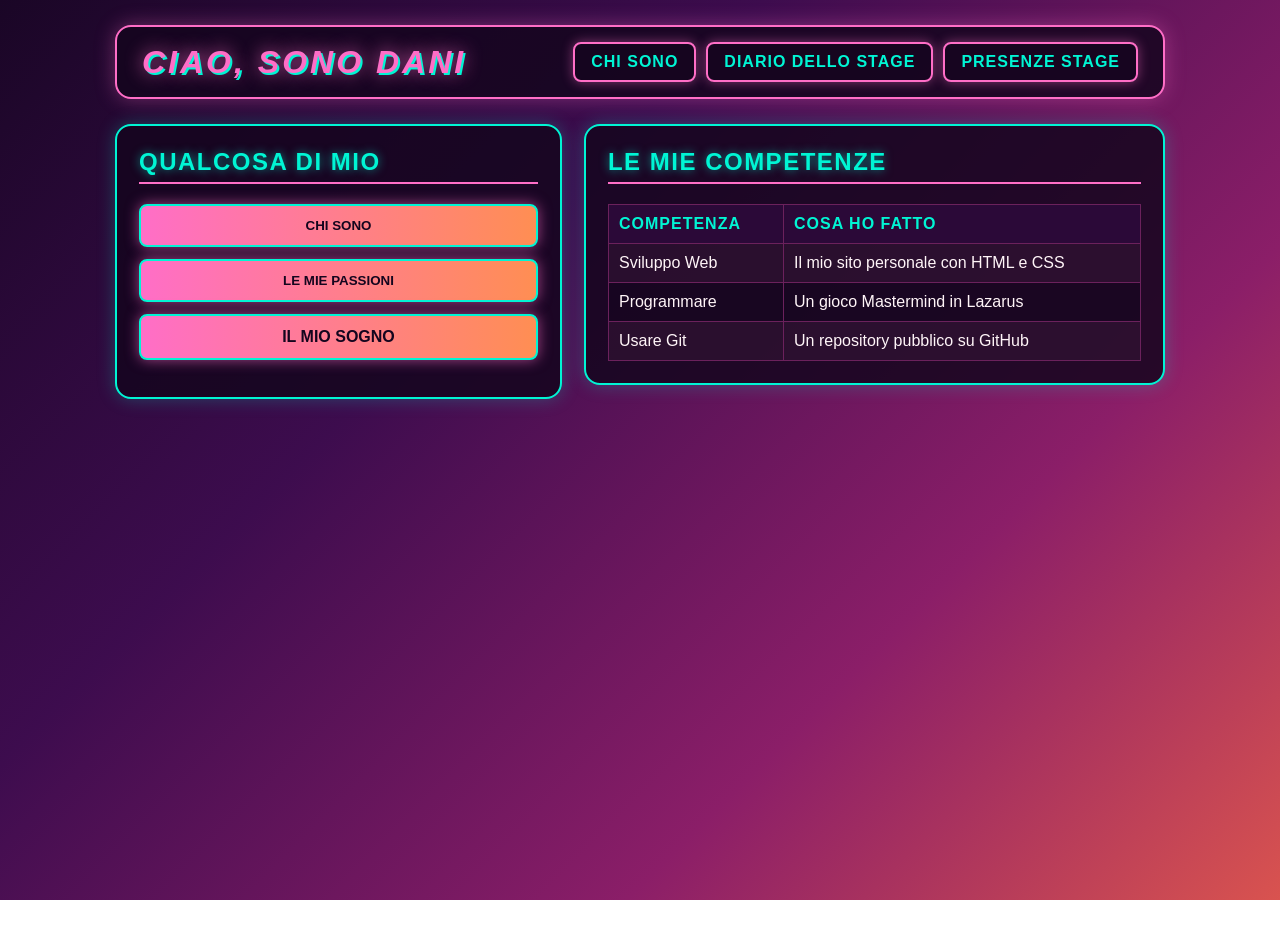
<file: index.html>
<!DOCTYPE html>
<html lang="it">
<head>
  <meta charset="utf-8">
  <meta name="viewport" content="width=device-width, initial-scale=1">
  <title>Il sito di Dani</title>
  <link rel="stylesheet" href="style.css">
</head>
<body>
  <header class="intestazione">
    <h1>Ciao, sono Dani</h1>
    <nav>
      <a href="index.html">Chi sono</a>
      <a href="diario.html">Diario dello stage</a>
      <a href="presenze.html">Presenze stage</a>
    </nav>
  </header>

  <main class="griglia-dashboard">
    <section class="scheda">
      <h2>Qualcosa di mio</h2>
      <div class="gruppo-bottoni">
        <button id="btn-chi-sono">Chi sono</button>
        <button id="btn-passioni">Le mie passioni</button>
        <a href="sogno.html" class="bottone-sogno">Il mio sogno</a>
      </div>

      <div id="box-chi-sono" class="riquadro-info" hidden>
        <p>Studio informatica e mi piace creare cose nuove.</p>
      </div>

      <div id="box-passioni" class="riquadro-info" hidden>
        <ul>
          <li>Calcio</li>
          <li>Videogiochi</li>
          <li>Musica</li>
        </ul>
      </div>
    </section>

    <section class="scheda">
      <h2>Le mie competenze</h2>
      <table>
        <tr><th>Competenza</th><th>Cosa ho fatto</th></tr>
        <tr><td>Sviluppo Web</td><td>Il mio sito personale con HTML e CSS</td></tr>
        <tr><td>Programmare</td><td>Un gioco Mastermind in Lazarus</td></tr>
        <tr><td>Usare Git</td><td>Un repository pubblico su GitHub</td></tr>
      </table>
    </section>
  </main>

  <script src="qualcosa.js"></script>
</body>
</html>
</file>
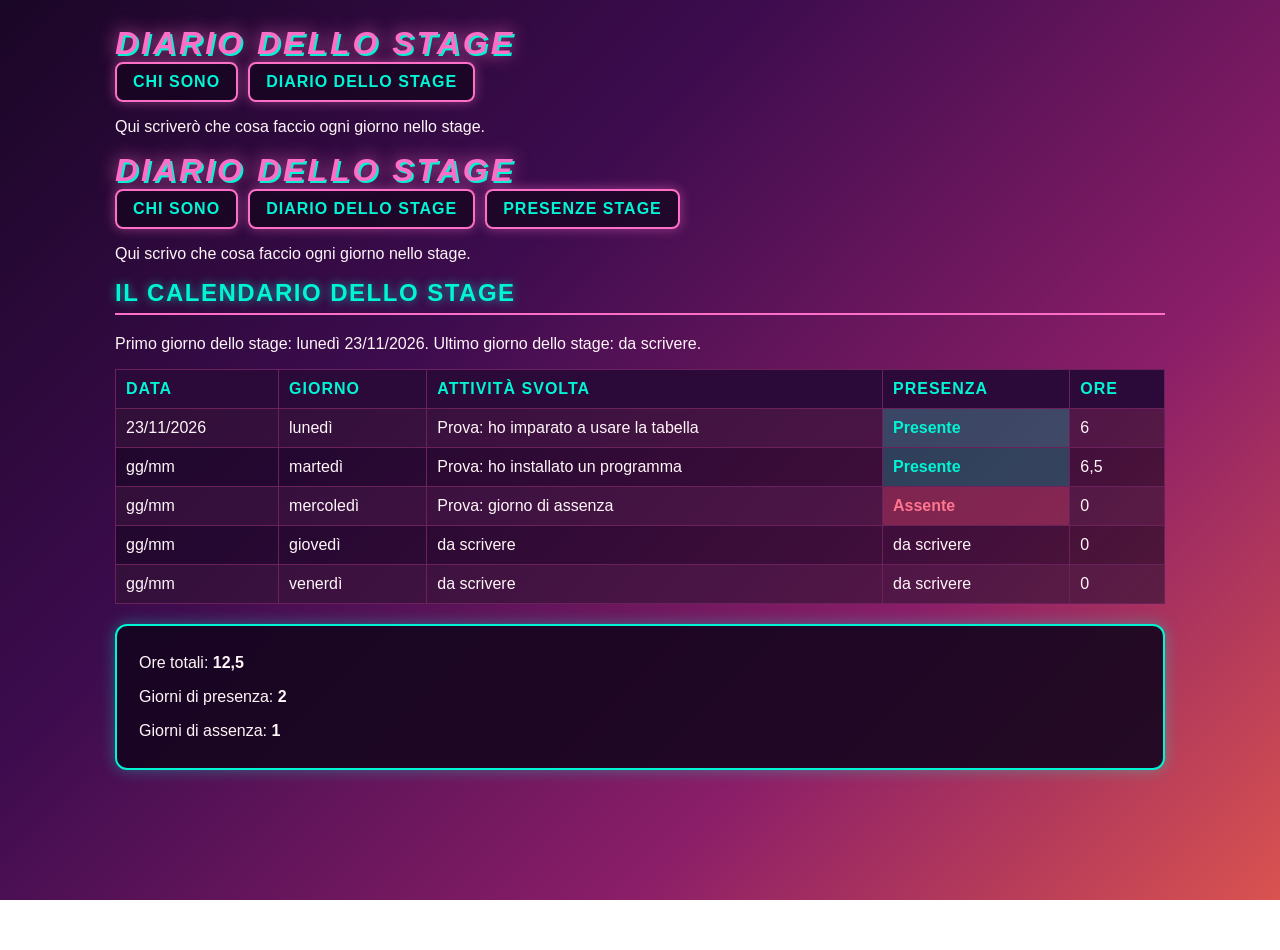
<file: diario.html>
<!DOCTYPE html>
<html lang="it">
<head>
  <meta charset="utf-8">
  <meta name="viewport" content="width=device-width, initial-scale=1">
  <title>Diario dello stage</title>
</head>
<body>
  <h1>Diario dello stage</h1>
  <nav>
    <a href="index.html">Chi sono</a>
    <a href="diario.html">Diario dello stage</a>
  </nav>
  <p>Qui scriverò che cosa faccio ogni giorno nello stage.</p>
</body>
</html>
<link rel="stylesheet" href="style.css">
<!DOCTYPE html>
<html lang="it">
<head>
  <meta charset="utf-8">
  <meta name="viewport" content="width=device-width, initial-scale=1">
  <title>Diario dello stage</title>
  <link rel="stylesheet" href="style.css">
</head>
<body>
  <h1>Diario dello stage</h1>
  <nav>
    <a href="index.html">Chi sono</a>
    <a href="diario.html">Diario dello stage</a>
    <a href="presenze.html">Presenze stage</a>
  </nav>
  <p>Qui scrivo che cosa faccio ogni giorno nello stage.</p>
  <h2>Il calendario dello stage</h2>
  <p>Primo giorno dello stage: lunedì 23/11/2026. Ultimo giorno dello stage: da scrivere.</p>
  <table id="calendario">
    <tr><th>Data</th><th>Giorno</th><th>Attività svolta</th><th>Presenza</th><th>Ore</th></tr>
    <tr><td>23/11/2026</td><td>lunedì</td><td>Prova: ho imparato a usare la tabella</td><td class="presente">Presente</td><td>6</td></tr>
    <tr><td>gg/mm</td><td>martedì</td><td>Prova: ho installato un programma</td><td class="presente">Presente</td><td>6,5</td></tr>
    <tr><td>gg/mm</td><td>mercoledì</td><td>Prova: giorno di assenza</td><td class="assente">Assente</td><td>0</td></tr>
    <tr><td>gg/mm</td><td>giovedì</td><td>da scrivere</td><td>da scrivere</td><td>0</td></tr>
    <tr><td>gg/mm</td><td>venerdì</td><td>da scrivere</td><td>da scrivere</td><td>0</td></tr>
  </table>

  <div id="riepilogo">
    <p>Ore totali: <strong id="totale-ore">0</strong></p>
    <p>Giorni di presenza: <strong id="giorni-presenza">0</strong></p>
    <p>Giorni di assenza: <strong id="giorni-assenza">0</strong></p>
  </div>
  <script src="diario.js"></script>
</body>
</html>
</file>
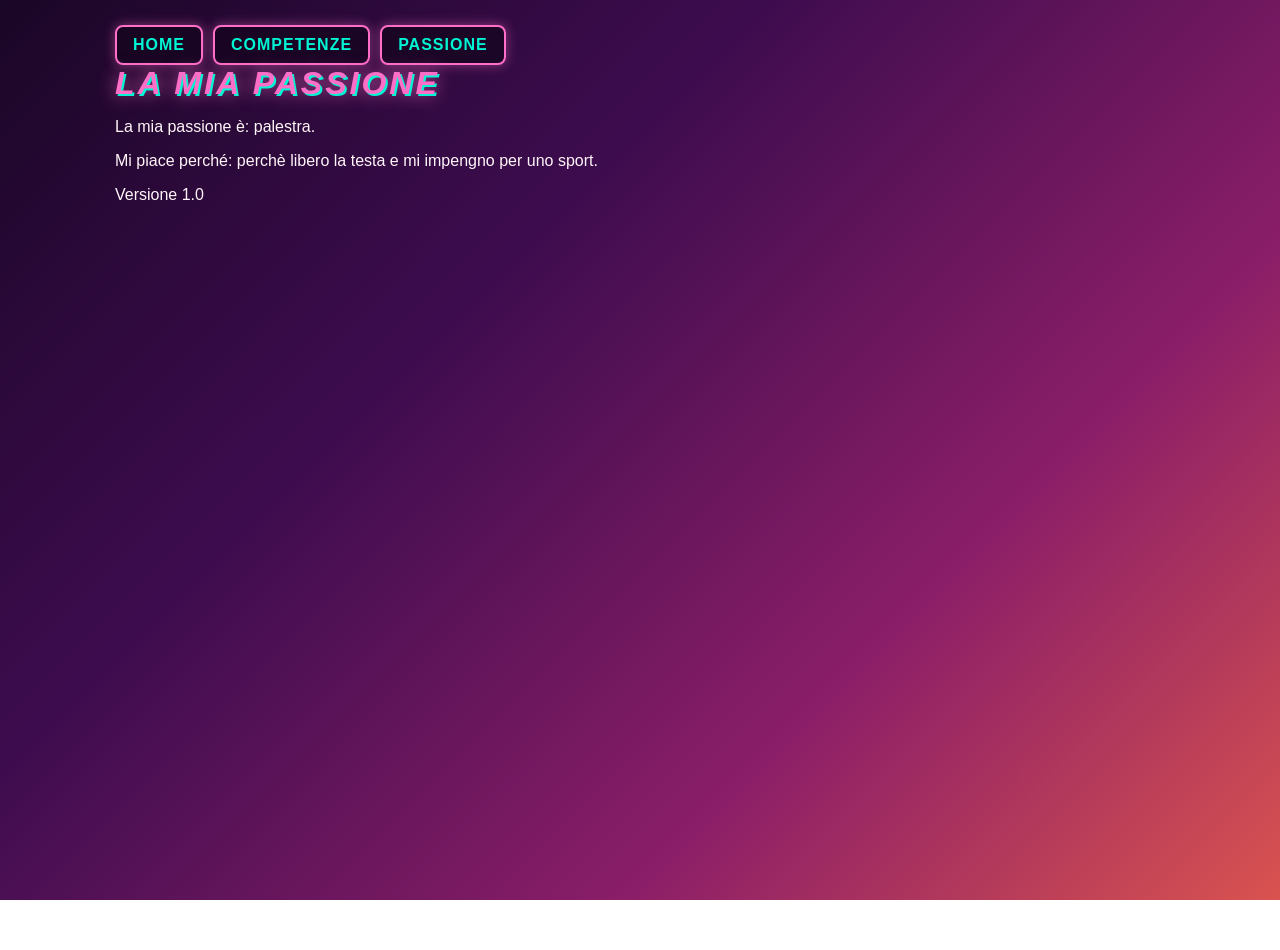
<file: passione.html>
<!DOCTYPE html>
<html lang="it">
<head>
  <meta charset="utf-8">
  <meta name="viewport" content="width=device-width, initial-scale=1">
  <title>La mia passione</title>
  <link rel="stylesheet" href="style.css">
</head>
<body>
  <nav>
    <a href="index.html">Home</a>
    <a href="competenze.html">Competenze</a>
    <a href="passione.html">Passione</a>
  </nav>
  <main>
    <h1>La mia passione</h1>
    <p>La mia passione è: palestra.</p>
    <p>Mi piace perché: perchè libero la testa e mi impengno per uno sport.</p>
  </main>
  <footer>Versione 1.0</footer>
</body>
</html>
</file>
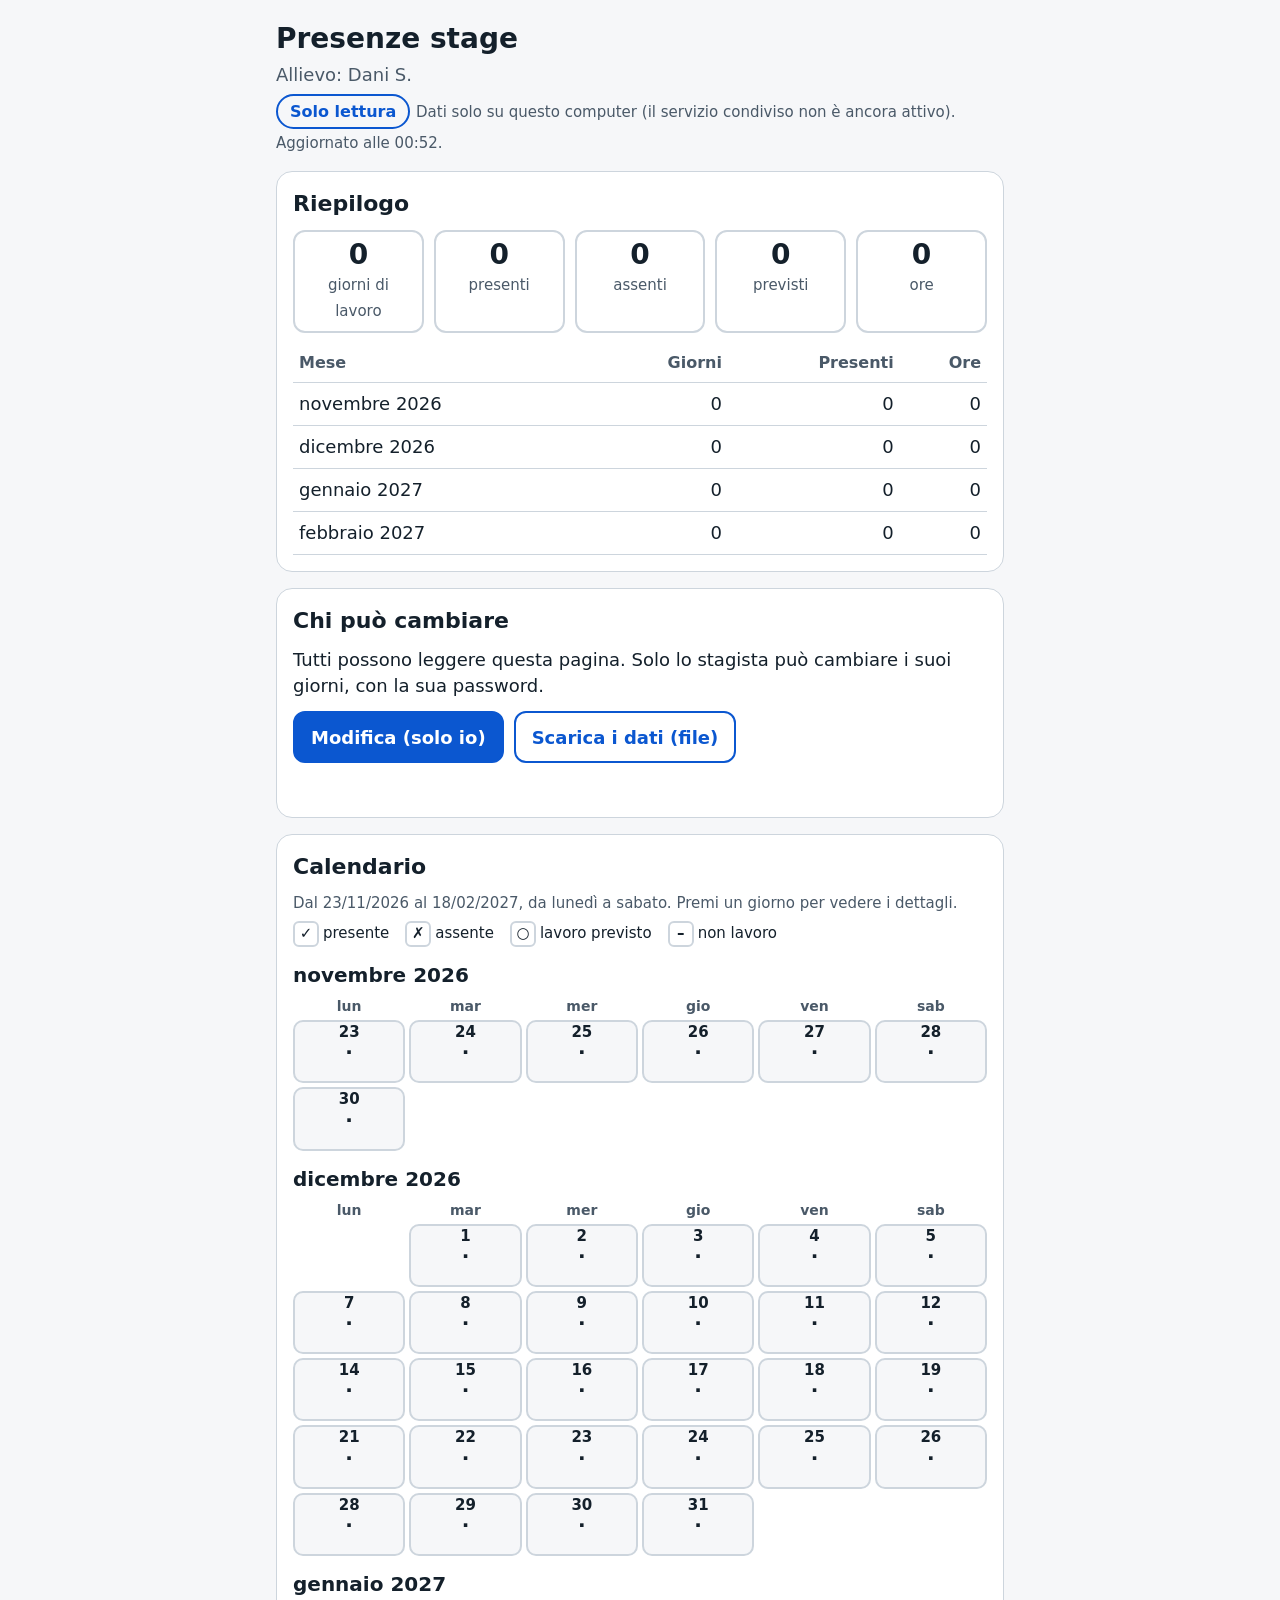
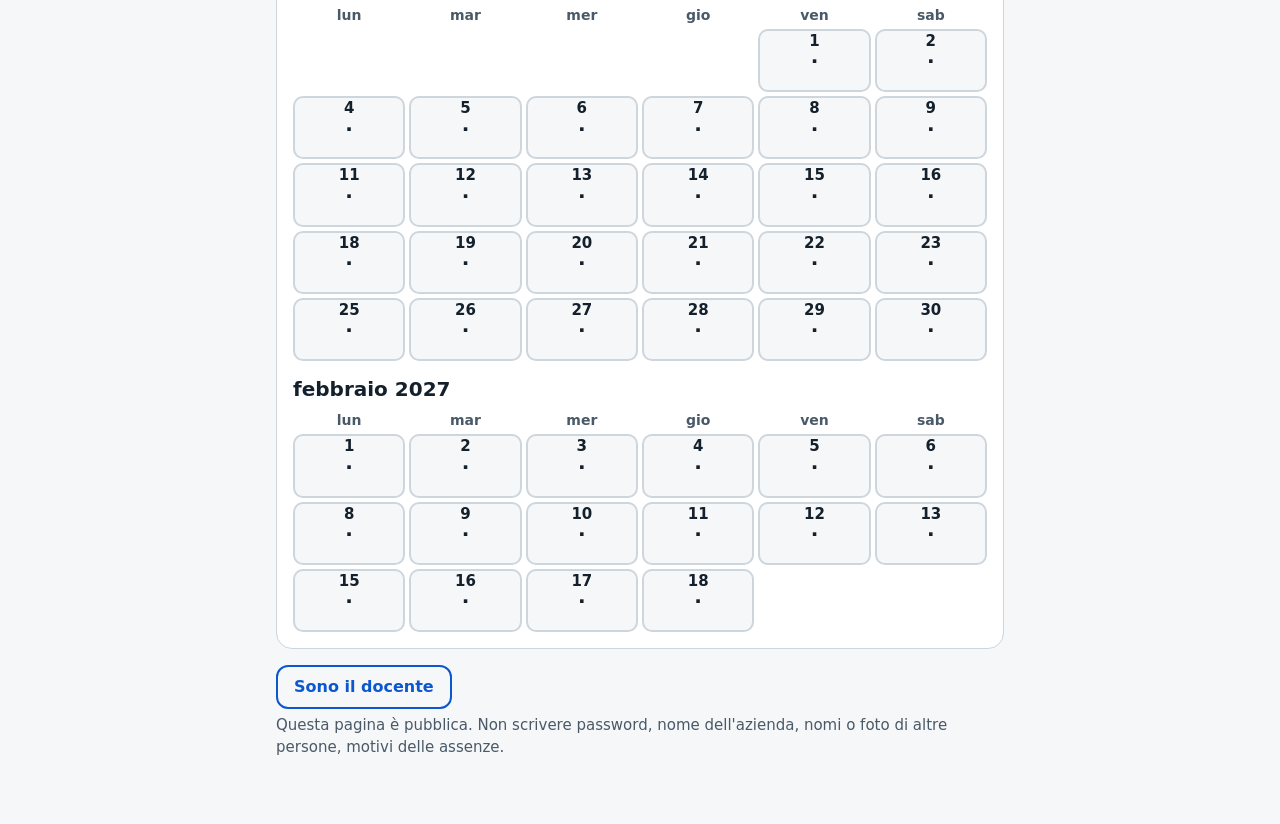
<file: presenze.html>
<!doctype html>
<html lang="it"><head><meta charset="utf-8"><meta name="viewport" content="width=device-width,initial-scale=1"><meta name="robots" content="noindex"><link rel="icon" href="data:,">
<title>Presenze stage</title>
<style>
:root{--bg:#f6f7f9;--card:#fff;--ink:#14202b;--mut:#4a5968;--line:#cdd5dd;--acc:#0b57d0;--accd:#fff;--ok:#0a7a3d;--okbg:#c8f0d2;--ko:#a32020;--kobg:#f6c9c9;--pv:#8a5a00;--pvbg:#fde9b8;--nl:#e7eaee;--warn:#fff8e1;--warnl:#e6c96a}
:root[data-theme="dark"]{--bg:#10161c;--card:#1a232c;--ink:#e8eef4;--mut:#a9b7c4;--line:#33424f;--acc:#8ab4f8;--accd:#10161c;--ok:#7fd69b;--okbg:#17402a;--ko:#ff9b9b;--kobg:#4a2222;--pv:#f2c66d;--pvbg:#4a3a12;--nl:#26313b;--warn:#3a3213;--warnl:#7a6a22}
@media (prefers-color-scheme:dark){:root:not([data-theme="light"]){--bg:#10161c;--card:#1a232c;--ink:#e8eef4;--mut:#a9b7c4;--line:#33424f;--acc:#8ab4f8;--accd:#10161c;--ok:#7fd69b;--okbg:#17402a;--ko:#ff9b9b;--kobg:#4a2222;--pv:#f2c66d;--pvbg:#4a3a12;--nl:#26313b;--warn:#3a3213;--warnl:#7a6a22}}
*{box-sizing:border-box}
html{-webkit-text-size-adjust:100%}
body{margin:0;background:var(--bg);color:var(--ink);font:18px/1.45 system-ui,-apple-system,"Segoe UI",Roboto,Arial,sans-serif;overflow-wrap:anywhere}
main{max-width:760px;margin:0 auto;padding:14px 16px 60px}
h1{font-size:28px;line-height:1.2;margin:8px 0 4px}
h2{font-size:22px;margin:0 0 10px}
p{margin:6px 0}
.sub,.small{color:var(--mut)}.small{font-size:15px}
section{background:var(--card);border:1px solid var(--line);border-radius:16px;padding:16px;margin:16px 0}
.badge{display:inline-block;padding:4px 12px;border-radius:99px;font-weight:700;font-size:16px;border:2px solid var(--line)}
.badge.view{border-color:var(--acc);color:var(--acc)}
.badge.edit{border-color:var(--ok);color:var(--ok);background:var(--okbg)}
.btn{min-height:52px;padding:10px 16px;border-radius:12px;border:2px solid var(--acc);background:var(--acc);color:var(--accd);font-weight:700;font-size:18px;line-height:1.2;font-family:inherit;cursor:pointer;touch-action:manipulation}
.btn.sec{background:transparent;color:var(--acc)}
.btn.ko{background:transparent;color:var(--ko);border-color:var(--ko)}
.btn:disabled{opacity:.5;cursor:default}
label{display:block;font-weight:700;margin:12px 0 4px}
input,select,textarea{width:100%;min-height:52px;font:inherit;padding:8px 10px;border-radius:10px;border:2px solid var(--line);background:var(--bg);color:var(--ink)}
textarea{min-height:96px}
input[type=checkbox]{width:28px;min-height:28px;height:28px;margin:0}
.msg{min-height:26px;font-weight:700}.msg.ok{color:var(--ok)}.msg.ko{color:var(--ko)}
.warn{background:var(--warn);border:1px solid var(--warnl);border-radius:10px;padding:10px 12px;margin:10px 0}
.actions{display:flex;flex-wrap:wrap;gap:10px;margin-top:12px}
[hidden]{display:none!important}
.cards{display:grid;grid-template-columns:repeat(2,1fr);gap:10px}
@media (min-width:600px){.cards{grid-template-columns:repeat(5,1fr)}}
.card{border:2px solid var(--line);border-radius:12px;padding:8px;text-align:center}
.card b{display:block;font-size:28px;line-height:1.1}.card span{font-size:15px;color:var(--mut)}
table{width:100%;border-collapse:collapse;margin-top:10px}
th,td{border-bottom:1px solid var(--line);padding:8px 6px;text-align:left}
th{font-size:16px;color:var(--mut)}td.n,th.n{text-align:right;white-space:nowrap}
.mese{margin:14px 0 6px;font-size:20px}
.grid{display:grid;grid-template-columns:repeat(6,1fr);gap:4px}
.gh{text-align:center;font-size:14px;font-weight:700;color:var(--mut)}
.d{min-height:62px;border-radius:10px;border:2px solid var(--line);background:var(--bg);color:var(--ink);font:inherit;padding:2px;display:flex;flex-direction:column;align-items:center;justify-content:center;line-height:1.15;cursor:pointer;touch-action:manipulation}
.d .dn{font-size:15px;font-weight:700}.d .sy{font-size:20px;font-weight:700}.d .ho{font-size:13px}
.d.s-N{background:var(--nl);color:var(--mut)}
.d.s-L{background:var(--pvbg);border-color:var(--pv);color:var(--pv)}
.d.s-P{background:var(--okbg);border-color:var(--ok);color:var(--ok)}
.d.s-A{background:var(--kobg);border-color:var(--ko);color:var(--ko)}
.vuoto{visibility:hidden}
.leg{display:flex;flex-wrap:wrap;gap:8px 16px;font-size:15px}
.leg span b{display:inline-block;min-width:26px;text-align:center;border-radius:6px;border:2px solid var(--line);margin-right:4px}
#sheet{position:fixed;inset:0;background:rgba(0,0,0,.5);display:flex;align-items:flex-end;justify-content:center;z-index:10}
#sheet .in{background:var(--card);width:100%;max-width:560px;max-height:92vh;overflow:auto;border-radius:18px 18px 0 0;padding:16px}
.sc{display:grid;grid-template-columns:1fr 1fr;gap:8px}
.sc .btn{background:var(--bg);color:var(--ink);border-color:var(--line)}
.sc .btn.on.N{background:var(--nl);border-color:var(--mut)}
.sc .btn.on.L{background:var(--pvbg);border-color:var(--pv);color:var(--pv)}
.sc .btn.on.P{background:var(--okbg);border-color:var(--ok);color:var(--ok)}
.sc .btn.on.A{background:var(--kobg);border-color:var(--ko);color:var(--ko)}
.days{display:grid;grid-template-columns:repeat(3,1fr);gap:8px}
.days label{display:flex;align-items:center;gap:8px;margin:0;font-weight:400;min-height:48px}
@media (max-width:520px){h1{font-size:24px}}
</style></head><body><main>
<h1>Presenze stage</h1>
<p class="sub" id="chi"></p>
<div id="viewer" hidden><label for="v-all">Allievo</label><select id="v-all"></select></div>
<div class="warn" id="prova" hidden><b>MODO PROVA.</b> Quello che scrivi resta solo su questo computer. Non va nelle presenze vere.</div>
<p><span class="badge view" id="modo">Solo lettura</span> <span class="small" id="stato">Caricamento...</span></p>

<section id="s-riep"><h2>Riepilogo</h2>
<div class="cards">
<div class="card"><b id="r-lav">0</b><span>giorni di lavoro</span></div>
<div class="card"><b id="r-pre">0</b><span>presenti</span></div>
<div class="card"><b id="r-ass">0</b><span>assenti</span></div>
<div class="card"><b id="r-prev">0</b><span>previsti</span></div>
<div class="card"><b id="r-ore">0</b><span>ore</span></div>
</div>
<table id="t-mesi"><thead><tr><th>Mese</th><th class="n">Giorni</th><th class="n">Presenti</th><th class="n">Ore</th></tr></thead><tbody></tbody></table>
</section>

<section id="s-az"><h2>Chi può cambiare</h2>
<p id="az-testo">Tutti possono leggere questa pagina. Solo lo stagista può cambiare i suoi giorni, con la sua password.</p>
<div id="f-pw" hidden>
<p id="pw-aiuto"></p>
<label for="pw1" id="l-pw1">Password</label><input id="pw1" type="password" autocomplete="current-password">
<div id="pw2box" hidden><label for="pw2">Scrivi ancora la stessa password</label><input id="pw2" type="password" autocomplete="new-password"></div>
<div class="actions"><button class="btn" id="b-pw-ok" type="button">Entra</button><button class="btn sec" id="b-pw-no" type="button">Annulla</button></div>
</div>
<div id="f-doc" hidden>
<label for="du">Utente</label><input id="du" type="text" autocomplete="username" autocapitalize="none" spellcheck="false">
<label for="dp">Password</label><input id="dp" type="password" autocomplete="current-password">
<div class="actions"><button class="btn" id="b-doc-ok" type="button">Entra</button><button class="btn sec" id="b-doc-no" type="button">Annulla</button></div>
</div>
<div class="actions" id="az-bott">
<button class="btn" id="b-mod" type="button">Modifica (solo io)</button>
<button class="btn sec" id="b-esci" type="button" hidden>Esci dalla modifica</button>
<button class="btn sec" id="b-export" type="button">Scarica i dati (file)</button>
<button class="btn sec" id="b-invia" type="button" hidden>Invia le modifiche in attesa</button>
</div>
<p class="msg" id="msg" role="status" aria-live="polite"></p>
</section>

<section id="s-fissi" hidden><h2>I miei giorni di lavoro</h2>
<p class="small">Scegli i giorni della settimana in cui lavori. Premi il bottone: tutti i giorni ancora vuoti diventano <b>Lavoro previsto</b> o <b>Non lavoro</b>. I giorni già segnati non cambiano.</p>
<div class="days" id="giorni-sett"></div>
<div class="actions"><button class="btn" id="b-fissi" type="button">Segna i giorni scelti</button></div>
</section>

<section><h2>Calendario</h2>
<p class="small">Dal 23/11/2026 al 18/02/2027, da lunedì a sabato. Premi un giorno per vedere i dettagli.</p>
<div class="leg"><span><b>✓</b>presente</span><span><b>✗</b>assente</span><span><b>○</b>lavoro previsto</span><span><b>–</b>non lavoro</span></div>
<div id="cal"></div></section>
<section id="s-doc" hidden><h2>Docente</h2><p class="small">Hai fatto l'accesso come docente. Puoi cambiare i giorni di questo allievo.</p>
<div class="actions"><button class="btn ko" id="b-reset" type="button">Azzera la password di questo allievo</button></div></section>
<p class="small"><button class="btn sec" id="b-docente" type="button" style="min-height:44px;font-size:16px">Sono il docente</button></p>
<p class="small">Questa pagina è pubblica. Non scrivere password, nome dell'azienda, nomi o foto di altre persone, motivi delle assenze.</p>
</main>
<div id="sheet" hidden role="dialog" aria-modal="true" aria-labelledby="sh-tit"><div class="in">
<h2 id="sh-tit"></h2>
<div id="sh-let"></div>
<div id="sh-mod" hidden>
<div class="sc" id="sh-stati"></div>
<div id="sh-campi">
<div id="sh-oreb"><label for="sh-ore">Ore (da 0 a 12)</label><input id="sh-ore" type="number" min="0" max="12" step="0.5" inputmode="decimal" placeholder="Per esempio: 6"></div>
<label for="sh-att" id="sh-attl">Che cosa hai fatto</label><textarea id="sh-att" maxlength="200" placeholder="Poche parole"></textarea>
</div>
<p class="msg" id="sh-msg" role="status" aria-live="polite"></p>
<div class="actions"><button class="btn" id="sh-salva" type="button">Salva il giorno</button><button class="btn sec" id="sh-vuoto" type="button">Svuota il giorno</button><button class="btn sec" id="sh-chiudi2" type="button">Chiudi</button></div>
</div>
<div class="actions" id="sh-solo"><button class="btn sec" id="sh-chiudi" type="button">Chiudi</button></div>
</div></div>
<script>
"use strict";
/* ====== CONFIGURAZIONE (versione 2.0, 16/11/2026) ====== */
var CFG = {
  allievo: "Dani S.",            /* «Nome I.»: lo mette la pagina «copia» */
  inizio: "2026-11-23", fine: "2027-02-18",
  endpoint: "",                      /* servizio Apps Script; vuoto = dati solo su questo computer */
  configUrl: "https://nicolaregge-pulse.github.io/corso-informatica/stage/config.json",  /* qui sta l'indirizzo del servizio: si attiva senza rifare le pagine */
  docenteModifica: true,             /* UN SOLO VALORE: true = il docente puo' sbloccare la modifica di ogni allievo; false = solo lo stagista */
  allievi: ["Alessandro A.","Denis A.","David A.","Eric C.","Nicolo' C.","Mirko D.","Ariel D.","Mahmoud E.","Rafi F.","Emmanuel F.","Andrea G.","Simone G.","Zhan L.","Tomas L.","Filippo M.","Beatrice N.","Kelvin P.","Kevin R.","Gabriele R.","Dani S.","Samuele U.","Noah V."],
  /*DOC-INIZIO*/
  doc: {iter: 200000, salt: "a8d4a243b55802ee8b06f915b5110654", verifier: "cc451e6afb8af21f107ca91ed9ddba4261b056ec4e5d4fe41ef4ede240320309"},
  /*DOC-FINE*/
  chiave: "presenze-stage-v2"
};
var PROVA = /[?&]prova=1/.test(location.search);
if (PROVA) { CFG.endpoint = ""; CFG.chiave += "-prova"; }
var QS = (location.search.match(/[?&]allievo=([^&]*)/) || [])[1];
var VIEWER = CFG.allievo.charAt(0) === "@";
var ALL = VIEWER ? (QS ? decodeURIComponent(QS.replace(/\+/g, " ")) : "") : CFG.allievo;
var NOMI = {N: "Non lavoro", L: "Lavoro previsto", P: "Presente", A: "Assente"};
var SIMB = {N: "–", L: "○", P: "✓", A: "✗"};
var GN = ["domenica","lunedì","martedì","mercoledì","giovedì","venerdì","sabato"];
var MN = ["gennaio","febbraio","marzo","aprile","maggio","giugno","luglio","agosto","settembre","ottobre","novembre","dicembre"];
var dati = {};            /* iso -> {s,o,t} dell'allievo mostrato */
var info = {salt: "", haPassword: false};
var pend = {};            /* modifiche non ancora nel servizio */
var K = null, comeDocente = false, aperto = null, ultimiDati = [];
var $ = function (id) { return document.getElementById(id); };
function el(t, c, x) { var e = document.createElement(t); if (c) e.className = c; if (x != null) e.textContent = x; return e; }
function utc(iso) { var p = iso.split("-"); return new Date(Date.UTC(+p[0], +p[1] - 1, +p[2])); }
function isoDi(d) { return d.toISOString().slice(0, 10); }
function fmt(iso) { var p = iso.split("-"); return p[2] + "/" + p[1] + "/" + p[0]; }
function nOre(n) { return String(Math.round(n * 10) / 10).replace(".", ","); }
function periodo() { var a = [], d = utc(CFG.inizio), f = utc(CFG.fine); while (d <= f) { if (d.getUTCDay() !== 0) a.push(isoDi(d)); d = new Date(d.getTime() + 86400000); } return a; }
var PER = periodo();
function msg(t, k) { var m = $("msg"); m.className = "msg " + (k || ""); m.textContent = t; }

/* ====== dati: locali o dal servizio ====== */
function kLoc(p) { return CFG.chiave + ":" + (p || "d") + ":" + ALL; }
function leggiLoc(p) { try { var t = localStorage.getItem(kLoc(p)); return t ? JSON.parse(t) : null; } catch (e) { return null; } }
function scriviLoc(p, v) { try { localStorage.setItem(kLoc(p), JSON.stringify(v)); } catch (e) {} }
function vista() { var o = {}, k; for (k in dati) o[k] = dati[k]; for (k in pend) { if (pend[k].s) o[k] = pend[k]; else delete o[k]; } return o; }
function stato(t) { $("stato").textContent = t; }
function ora() { var d = new Date(); return ("0" + d.getHours()).slice(-2) + ":" + ("0" + d.getMinutes()).slice(-2); }
function carica() {
  if (!ALL) { dati = {}; disegna(); stato("Scegli un allievo."); return Promise.resolve(); }
  pend = (CFG.endpoint && leggiLoc("pend")) || {};
  if (!CFG.endpoint) {
    var l = leggiLoc("d") || {};
    dati = l.giorni || {}; info = {salt: l.salt || "", haPassword: !!l.verifier};
    stato((PROVA ? "Modo prova: dati solo su questo computer. " : "Dati solo su questo computer (il servizio condiviso non è ancora attivo). ") + "Aggiornato alle " + ora() + ".");
    disegna(); return Promise.resolve();
  }
  return fetch(CFG.endpoint + "?t=" + Date.now()).then(function (r) { return r.json(); }).then(function (j) {
    dati = {}; (j.giorni || []).forEach(function (g) { if (g.a === ALL) dati[g.d] = {s: g.s, o: Number(g.o) || 0, t: g.t || ""}; });
    var a = (j.allievi || []).filter(function (x) { return x.nome === ALL; })[0];
    info = a ? {salt: a.salt || "", haPassword: !!a.haPassword} : {salt: "", haPassword: false};
    if (typeof j.docenteModifica === "boolean") CFG.docenteModifica = j.docenteModifica;
    stato("Dati dal servizio condiviso. Aggiornati alle " + ora() + ".");
    disegna();
  }).catch(function () { dati = {}; stato("Il servizio condiviso non risponde. Riprova più tardi."); disegna(); });
}

/* ====== calendario e riepilogo ====== */
function disegna() {
  $("chi").textContent = ALL ? "Allievo: " + ALL : "Scegli un allievo per vedere le sue presenze.";
  var v = vista(), c = {L: 0, P: 0, A: 0, ore: 0}, mesi = {};
  PER.forEach(function (d) {
    var x = v[d]; if (!x) return; var m = d.slice(0, 7);
    mesi[m] = mesi[m] || {g: 0, p: 0, o: 0};
    if (x.s === "L") { c.L++; mesi[m].g++; }
    if (x.s === "P") { c.P++; mesi[m].g++; mesi[m].p++; mesi[m].o += x.o || 0; c.ore += x.o || 0; }
    if (x.s === "A") { c.A++; mesi[m].g++; }
  });
  $("r-lav").textContent = c.L + c.P + c.A; $("r-pre").textContent = c.P; $("r-ass").textContent = c.A; $("r-prev").textContent = c.L; $("r-ore").textContent = nOre(c.ore);
  var tb = document.querySelector("#t-mesi tbody"); tb.textContent = "";
  var chiavi = []; PER.forEach(function (d) { var m = d.slice(0, 7); if (chiavi.indexOf(m) < 0) chiavi.push(m); });
  chiavi.forEach(function (m) {
    var q = mesi[m] || {g: 0, p: 0, o: 0}, tr = el("tr");
    tr.appendChild(el("td", null, MN[+m.slice(5) - 1] + " " + m.slice(0, 4))); tr.appendChild(el("td", "n", q.g)); tr.appendChild(el("td", "n", q.p)); tr.appendChild(el("td", "n", nOre(q.o))); tb.appendChild(tr);
  });
  var cal = $("cal"); cal.textContent = "";
  chiavi.forEach(function (m) {
    cal.appendChild(el("h3", "mese", MN[+m.slice(5) - 1] + " " + m.slice(0, 4)));
    var g = el("div", "grid"); ["lun", "mar", "mer", "gio", "ven", "sab"].forEach(function (n) { g.appendChild(el("div", "gh", n)); });
    var giorni = PER.filter(function (d) { return d.slice(0, 7) === m; });
    var off = (utc(giorni[0]).getUTCDay() + 6) % 7; for (var i = 0; i < off; i++) g.appendChild(el("div", "vuoto"));
    giorni.forEach(function (d) {
      var x = v[d], b = el("button", "d" + (x ? " s-" + x.s : "")); b.type = "button";
      b.appendChild(el("span", "dn", String(+d.slice(8)))); b.appendChild(el("span", "sy", x ? SIMB[x.s] : "·"));
      b.appendChild(el("span", "ho", x && x.s === "P" ? nOre(x.o || 0) + " h" : " "));
      b.setAttribute("aria-label", GN[utc(d).getUTCDay()] + " " + fmt(d) + ": " + (x ? NOMI[x.s] + (x.s === "P" ? ", " + nOre(x.o || 0) + " ore" : "") : "non segnato"));
      b.addEventListener("click", function () { apriGiorno(d); }); g.appendChild(b);
    });
    cal.appendChild(g);
  });
  $("b-invia").hidden = !(K && CFG.endpoint && Object.keys(pend).length);
}

/* ====== il giorno ====== */
var scelta = "";
function apriGiorno(d) {
  aperto = d; var x = vista()[d];
  $("sh-tit").textContent = GN[utc(d).getUTCDay()] + " " + fmt(d); $("sh-msg").textContent = "";
  var let_ = $("sh-let"); let_.textContent = "";
  if (!K) {
    let_.appendChild(el("p", null, x ? NOMI[x.s] : "Non ancora segnato."));
    if (x && x.s === "P") let_.appendChild(el("p", null, "Ore: " + nOre(x.o || 0)));
    if (x && x.t) let_.appendChild(el("p", null, x.t));
    $("sh-mod").hidden = true; $("sh-solo").hidden = false;
  } else {
    scelta = x ? x.s : ""; $("sh-ore").value = x && x.s === "P" ? x.o : ""; $("sh-att").value = x ? (x.t || "") : "";
    var S = $("sh-stati"); S.textContent = "";
    ["P", "A", "L", "N"].forEach(function (s) {
      var b = el("button", "btn " + s, SIMB[s] + " " + NOMI[s]); b.type = "button"; b.dataset.s = s;
      b.addEventListener("click", function () { scelta = s; campi(); }); S.appendChild(b);
    });
    campi(); $("sh-mod").hidden = false; $("sh-solo").hidden = true;
  }
  $("sheet").hidden = false;
  var f = $("sh-mod").hidden ? $("sh-chiudi") : S0(); if (f) f.focus();
}
function S0() { return $("sh-stati").firstChild; }
function campi() {
  Array.prototype.forEach.call($("sh-stati").children, function (b) { b.className = "btn " + b.dataset.s + (b.dataset.s === scelta ? " on" : ""); b.setAttribute("aria-pressed", b.dataset.s === scelta ? "true" : "false"); });
  $("sh-campi").hidden = !(scelta === "P" || scelta === "L"); $("sh-oreb").hidden = scelta !== "P";
  $("sh-attl").textContent = scelta === "L" ? "Che cosa farai (facoltativo)" : "Che cosa hai fatto";
}
function chiudi() { $("sheet").hidden = true; aperto = null; }
function salvaGiorno() {
  var m = $("sh-msg"); m.className = "msg ko";
  if (!scelta) { m.textContent = "Scegli una delle quattro cose."; return; }
  var o = 0, t = $("sh-att").value.trim().slice(0, 200);
  if (scelta === "P") {
    o = parseFloat(String($("sh-ore").value).replace(",", "."));
    if (isNaN(o) || o < 0 || o > 12) { m.textContent = "Le ore sono un numero da 0 a 12."; return; }
    if (!t) { m.textContent = "Scrivi in poche parole che cosa hai fatto."; return; }
  }
  if (scelta === "A" || scelta === "N") t = "";
  invia([{d: aperto, s: scelta, o: o, t: t}]).then(function (ok) { if (ok) chiudi(); });
}
function svuotaGiorno() { invia([{d: aperto, s: "", o: 0, t: ""}]).then(function (ok) { if (ok) chiudi(); }); }

/* ====== salvataggio ====== */
function applica(lista) {
  lista.forEach(function (g) { if (g.s) dati[g.d] = {s: g.s, o: g.o, t: g.t}; else delete dati[g.d]; });
}
function invia(lista) {
  if (!K) { msg("Per cambiare serve l'accesso.", "ko"); return Promise.resolve(false); }
  if (!CFG.endpoint) {
    if (comeDocente && !CFG.docenteModifica) { msg("La modifica del docente è spenta.", "ko"); return Promise.resolve(false); }
    applica(lista); var l = leggiLoc("d") || {}; l.giorni = dati; scriviLoc("d", l); disegna();
    msg("Salvato su questo computer. Premi «Scarica i dati» per avere il file.", "ok"); return Promise.resolve(true);
  }
  return post({op: "salva", allievo: ALL, k: K, giorni: lista}).then(function (j) {
    if (j && j.ok) { applica(lista); lista.forEach(function (g) { delete pend[g.d]; }); scriviLoc("pend", pend); disegna(); msg("Salvato nel servizio condiviso.", "ok"); return true; }
    if (j && /accesso/.test(j.errore || "")) { msg("La password non è più valida. Esci e rientra.", "ko"); return false; }
    msg("Il servizio non ha accettato (" + ((j && j.errore) || "errore") + ").", "ko"); return false;
  }).catch(function () {
    lista.forEach(function (g) { pend[g.d] = {s: g.s, o: g.o, t: g.t}; }); scriviLoc("pend", pend); disegna();
    msg("Non riesco a inviare. La modifica resta su questo computer: premi «Invia le modifiche in attesa».", "ko"); return true;
  });
}
function inviaAttesa() {
  var lista = Object.keys(pend).map(function (d) { return {d: d, s: pend[d].s, o: pend[d].o || 0, t: pend[d].t || ""}; });
  if (!lista.length) return; invia(lista).then(function () { carica(); });
}
function post(c) { return fetch(CFG.endpoint, {method: "POST", headers: {"Content-Type": "text/plain;charset=utf-8"}, body: JSON.stringify(c)}).then(function (r) { return r.json(); }); }

/* ====== password: PBKDF2 con sale; si salva e si confronta solo l'impronta ====== */
function hex2buf(h) { var a = new Uint8Array(h.length / 2); for (var i = 0; i < a.length; i++) a[i] = parseInt(h.substr(i * 2, 2), 16); return a; }
function buf2hex(b) { return Array.prototype.map.call(new Uint8Array(b), function (x) { return ("0" + x.toString(16)).slice(-2); }).join(""); }
function derivaChiave(saltHex, extra, password, iter) {
  var enc = new TextEncoder(), sale = hex2buf(saltHex), u = enc.encode(extra.trim().toLowerCase());
  var s = new Uint8Array(sale.length + u.length); s.set(sale, 0); s.set(u, sale.length);
  return crypto.subtle.importKey("raw", enc.encode(password), "PBKDF2", false, ["deriveBits"]).then(function (k) {
    return crypto.subtle.deriveBits({name: "PBKDF2", hash: "SHA-256", salt: s, iterations: iter}, k, 256);
  }).then(function (bits) { var kk = buf2hex(bits); return crypto.subtle.digest("SHA-256", enc.encode(kk)).then(function (h) { return {K: kk, V: buf2hex(h)}; }); });
}
function saleNuovo() { var a = new Uint8Array(16); crypto.getRandomValues(a); return buf2hex(a); }
var ITER = 200000;
function haCrypto() { return !!(window.crypto && crypto.subtle); }

function mostraPw(si) {
  $("f-pw").hidden = !si; $("f-doc").hidden = true; $("pw1").value = ""; $("pw2").value = "";
  if (!si) return;
  var nuova = !info.haPassword;
  $("pw2box").hidden = !nuova;
  $("pw-aiuto").textContent = nuova ? "Prima volta: scegli la tua password. Almeno 8 caratteri. Scrivila su un posto sicuro: non si può leggere più. Non darla a nessuno." : "Scrivi la tua password.";
  $("l-pw1").textContent = nuova ? "Scegli la password" : "Password"; $("b-pw-ok").textContent = nuova ? "Salva la password ed entra" : "Entra";
  $("pw1").autocomplete = nuova ? "new-password" : "current-password"; $("pw1").focus();
}
function entraStagista() {
  if (!haCrypto()) { msg("Questo browser non può controllare la password. Apri la pagina con https.", "ko"); return; }
  var p = $("pw1").value, nuova = !info.haPassword;
  if (nuova) { if (p.length < 8) { msg("La password ha almeno 8 caratteri.", "ko"); return; } if (p !== $("pw2").value) { msg("Le due password sono diverse.", "ko"); return; } }
  else if (!p) { msg("Scrivi la password.", "ko"); return; }
  $("b-pw-ok").disabled = true; msg("Controllo...", "");
  var fine = function () { $("b-pw-ok").disabled = false; };
  var salt = nuova ? saleNuovo() : info.salt;
  derivaChiave(salt, ALL, p, ITER).then(function (r) {
    if (nuova) {
      if (!CFG.endpoint) { var l = leggiLoc("d") || {}; l.salt = salt; l.verifier = r.V; scriviLoc("d", l); info = {salt: salt, haPassword: true}; fine(); attiva(r.K, false); return; }
      return post({op: "imposta", allievo: ALL, salt: salt, verifier: r.V}).then(function (j) {
        fine(); if (j && j.ok) { info = {salt: salt, haPassword: true}; attiva(r.K, false); } else msg("Non riesco a salvare la password (" + ((j && j.errore) || "errore") + "). Se qualcuno l'ha già scelta, chiedi al docente di azzerarla.", "ko");
      });
    }
    if (!CFG.endpoint) { var l2 = leggiLoc("d") || {}; fine(); if (r.V === l2.verifier) attiva(r.K, false); else sbagliata(); return; }
    return post({op: "verifica", allievo: ALL, k: r.K}).then(function (j) { fine(); if (j && j.ok) attiva(r.K, false); else sbagliata(); });
  }).catch(function () { fine(); msg("Non riesco a controllare. Riprova.", "ko"); });
}
function sbagliata() { setTimeout(function () { msg("Password sbagliata. Riprova.", "ko"); $("pw1").value = ""; }, 600); }
function entraDocente() {
  if (!haCrypto()) { msg("Questo browser non può controllare la password. Apri la pagina con https.", "ko"); return; }
  if (!CFG.docenteModifica) { msg("La modifica del docente è spenta.", "ko"); return; }
  if (!CFG.doc.iter) { msg("L'accesso del docente non è ancora attivo.", "ko"); return; }
  var u = $("du").value, p = $("dp").value; if (!u || !p) { msg("Scrivi utente e password.", "ko"); return; }
  $("b-doc-ok").disabled = true; msg("Controllo...", "");
  derivaChiave(CFG.doc.salt, u, p, CFG.doc.iter).then(function (r) {
    $("b-doc-ok").disabled = false;
    if (!CFG.endpoint) { if (r.V === CFG.doc.verifier) attiva(r.K, true); else sbagliataDoc(); return; }
    return post({op: "verifica", allievo: ALL, k: r.K}).then(function (j) { if (j && j.ok) attiva(r.K, true); else sbagliataDoc(); });
  }).catch(function () { $("b-doc-ok").disabled = false; msg("Non riesco a controllare. Riprova.", "ko"); });
}
function sbagliataDoc() { setTimeout(function () { msg("Utente o password sbagliati.", "ko"); $("dp").value = ""; }, 600); }
function attiva(k, doc) {
  K = k; comeDocente = doc; $("pw1").value = ""; $("pw2").value = ""; $("dp").value = "";
  $("f-pw").hidden = true; $("f-doc").hidden = true;
  var b = $("modo"); b.textContent = doc ? "Modifica attiva (docente)" : "Modifica attiva"; b.className = "badge edit";
  $("b-mod").hidden = true; $("b-docente").hidden = true; $("b-esci").hidden = false; $("s-fissi").hidden = false; $("s-doc").hidden = !doc;
  $("az-testo").textContent = "Puoi cambiare i giorni. Premi un giorno del calendario.";
  msg("Accesso giusto.", "ok"); disegna();
}
function esci() {
  K = null; comeDocente = false; chiudi();
  var b = $("modo"); b.textContent = "Solo lettura"; b.className = "badge view";
  $("b-mod").hidden = VIEWER; $("b-docente").hidden = false; $("b-esci").hidden = true; $("s-fissi").hidden = true; $("s-doc").hidden = true; $("f-pw").hidden = true; $("f-doc").hidden = true;
  $("az-testo").textContent = VIEWER ? "Tutti possono leggere questa pagina. Solo lo stagista può cambiare i suoi giorni, dalla pagina del suo sito, con la sua password." : "Tutti possono leggere questa pagina. Solo lo stagista può cambiare i suoi giorni, con la sua password.";
  msg("", ""); disegna();
}

/* ====== giorni fissi, azzeramento, file ====== */
function segnaFissi() {
  var sc = {}; Array.prototype.forEach.call(document.querySelectorAll("#giorni-sett input"), function (i) { if (i.checked) sc[i.value] = 1; });
  if (!Object.keys(sc).length) { msg("Scegli almeno un giorno della settimana.", "ko"); return; }
  var v = vista(), lista = [];
  PER.forEach(function (d) { if (!v[d]) lista.push({d: d, s: sc[utc(d).getUTCDay()] ? "L" : "N", o: 0, t: ""}); });
  if (!lista.length) { msg("Tutti i giorni sono già segnati.", "ko"); return; }
  var pezzi = [], i; for (i = 0; i < lista.length; i += 100) pezzi.push(lista.slice(i, i + 100));
  (function giro(n, tot) { if (n >= pezzi.length) { msg("Segnati " + tot + " giorni.", "ok"); return; } invia(pezzi[n]).then(function (ok) { if (ok) giro(n + 1, tot + pezzi[n].length); }); })(0, 0);
}
function azzera() {
  if (!confirm("Azzero la password di " + ALL + "? Dovrà sceglierne una nuova.")) return;
  if (!CFG.endpoint) { var l = leggiLoc("d") || {}; delete l.salt; delete l.verifier; scriviLoc("d", l); info = {salt: "", haPassword: false}; msg("Password azzerata.", "ok"); return; }
  post({op: "reset", allievo: ALL, k: K}).then(function (j) { if (j && j.ok) { info = {salt: "", haPassword: false}; msg("Password azzerata.", "ok"); } else msg("Non azzerata (" + ((j && j.errore) || "errore") + ").", "ko"); });
}
function esporta() {
  var v = vista(), g = PER.filter(function (d) { return v[d]; }).map(function (d) { return {data: d, stato: v[d].s, ore: v[d].o || 0, attivita: v[d].t || ""}; });
  var blob = new Blob([JSON.stringify({versione: "2.0", allievo: ALL, giorni: g}, null, 1)], {type: "application/json"});
  var a = document.createElement("a"); a.href = URL.createObjectURL(blob); a.download = "presenze-stage.json"; document.body.appendChild(a); a.click(); document.body.removeChild(a);
}

document.addEventListener("DOMContentLoaded", function () {
  var gs = $("giorni-sett"); [1, 2, 3, 4, 5, 6].forEach(function (n) { var l = el("label"), i = el("input"); i.type = "checkbox"; i.value = n; l.appendChild(i); l.appendChild(document.createTextNode(GN[n])); gs.appendChild(l); });
  if (VIEWER) {
    $("viewer").hidden = false; var s = $("v-all"), o0 = el("option", null, "Scegli..."); o0.value = ""; s.appendChild(o0);
    CFG.allievi.forEach(function (n) { var o = el("option", null, n); o.value = n; if (n === ALL) o.selected = true; s.appendChild(o); });
    s.addEventListener("change", function () { ALL = s.value; esci(); carica(); });
  }
  $("b-mod").hidden = VIEWER; if (VIEWER) $("az-testo").textContent = "Tutti possono leggere questa pagina. Solo lo stagista può cambiare i suoi giorni, dalla pagina del suo sito, con la sua password.";
  if (PROVA) $("prova").hidden = false;
  $("b-mod").addEventListener("click", function () { if (!ALL) return; mostraPw(true); });
  $("b-pw-ok").addEventListener("click", entraStagista); $("pw1").addEventListener("keydown", function (e) { if (e.key === "Enter" && $("pw2box").hidden) entraStagista(); });
  $("b-pw-no").addEventListener("click", function () { mostraPw(false); msg("", ""); });
  $("b-docente").addEventListener("click", function () { $("f-doc").hidden = false; $("f-pw").hidden = true; $("du").focus(); });
  $("b-doc-ok").addEventListener("click", entraDocente); $("dp").addEventListener("keydown", function (e) { if (e.key === "Enter") entraDocente(); });
  $("b-doc-no").addEventListener("click", function () { $("f-doc").hidden = true; msg("", ""); });
  $("b-esci").addEventListener("click", esci); $("b-export").addEventListener("click", esporta); $("b-invia").addEventListener("click", inviaAttesa);
  $("b-fissi").addEventListener("click", segnaFissi); $("b-reset").addEventListener("click", azzera);
  $("sh-salva").addEventListener("click", salvaGiorno); $("sh-vuoto").addEventListener("click", svuotaGiorno);
  $("sh-chiudi").addEventListener("click", chiudi); $("sh-chiudi2").addEventListener("click", chiudi);
  $("sheet").addEventListener("click", function (e) { if (e.target === $("sheet")) chiudi(); });
  document.addEventListener("keydown", function (e) { if (e.key === "Escape" && !$("sheet").hidden) chiudi(); });
  esci();
  carica();
  if (!(PROVA || CFG.endpoint || !CFG.configUrl)) fetch(CFG.configUrl + "?t=" + Date.now(), {cache: "no-store"}).then(function (r) { return r.json(); }).then(function (j) {
    if (j && typeof j.endpoint === "string" && /^https:\/\//.test(j.endpoint) && !K) { CFG.endpoint = j.endpoint; carica(); }
  }).catch(function () {});
});
</script></body></html>
</file>
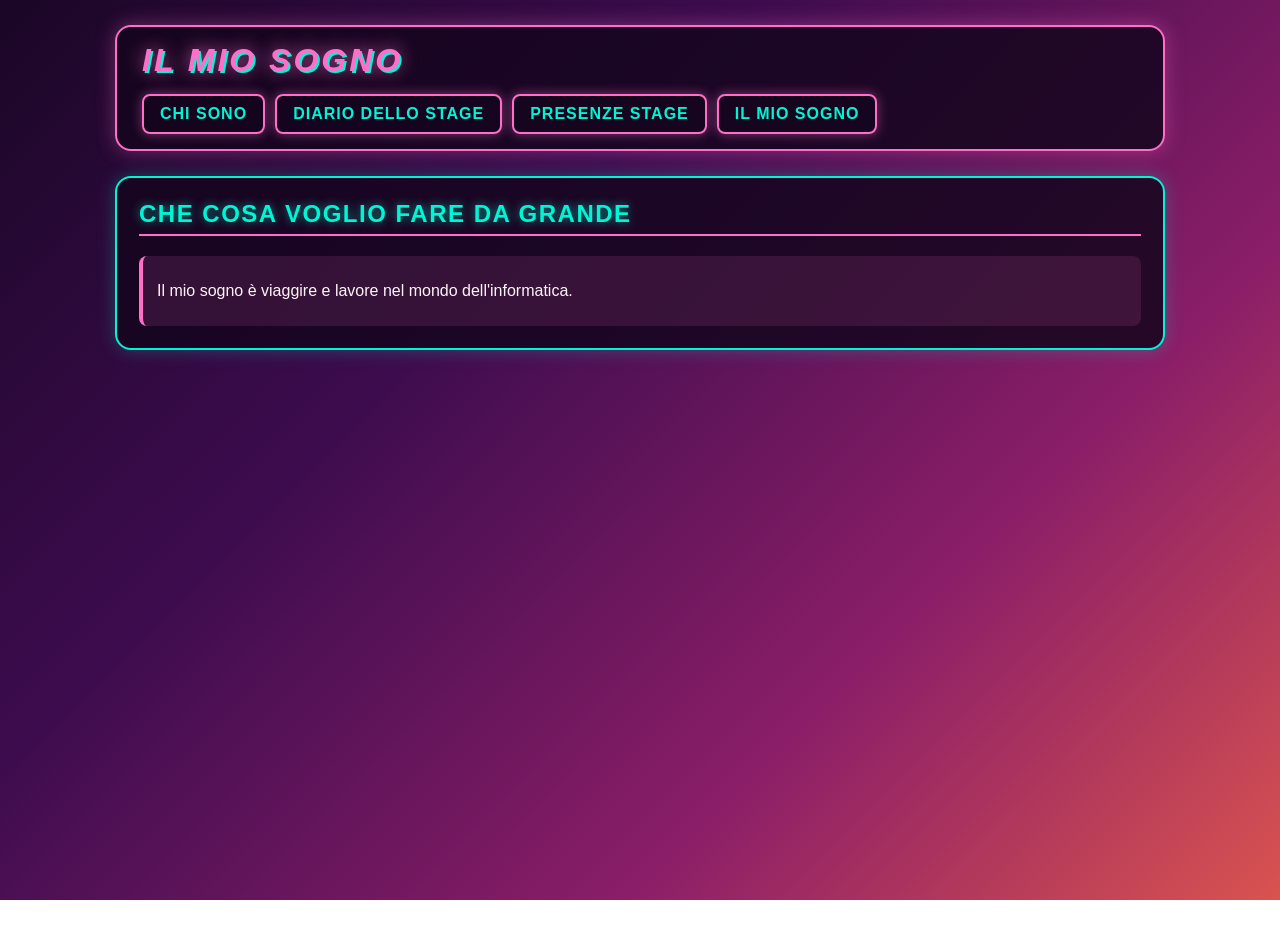
<file: sogno.html>
<!DOCTYPE html>
<html lang="it">
<head>
  <meta charset="utf-8">
  <meta name="viewport" content="width=device-width, initial-scale=1">
  <title>Il mio sogno - Dani</title>
  <link rel="stylesheet" href="style.css">
</head>
<body>
  <header class="intestazione">
    <h1>Il mio sogno</h1>
    <nav>
      <a href="index.html">Chi sono</a>
      <a href="diario.html">Diario dello stage</a>
      <a href="presenze.html">Presenze stage</a>
      <a href="sogno.html">Il mio sogno</a>
    </nav>
  </header>

  <main>
    <section class="scheda">
      <h2>Che cosa voglio fare da grande</h2>
      <div class="riquadro-info">
        <p>Il mio sogno è viaggire e lavore nel mondo dell'informatica.</p>
      </div>
    </section>
  </main>
</body>
</html>
</file>
<file: style.css>
body {
  background: linear-gradient(135deg, #1a0626 0%, #3d0c4e 35%, #8b1e68 70%, #d9534f 100%);
  background-attachment: fixed;
  color: #fff5f8;
  font-family: 'Segoe UI', Roboto, Arial, sans-serif;
  max-width: 1050px;
  margin: 0 auto;
  padding: 25px;
  min-height: 100vh;
}

.intestazione {
  display: flex;
  justify-content: space-between;
  align-items: center;
  flex-wrap: wrap;
  gap: 15px;
  background: rgba(20, 5, 30, 0.85);
  border: 2px solid #ff6ec7;
  box-shadow: 0 0 20px rgba(255, 110, 199, 0.35);
  border-radius: 16px;
  padding: 15px 25px;
  margin-bottom: 25px;
}

h1 {
  color: #ff6ec7;
  margin: 0;
  text-transform: uppercase;
  font-style: italic;
  font-weight: 900;
  letter-spacing: 3px;
  text-shadow: 2px 2px 0px #00f5d4, 0 0 18px rgba(255, 110, 199, 0.9);
}

h2 {
  color: #00f5d4;
  margin-top: 0;
  border-bottom: 2px solid #ff6ec7;
  padding-bottom: 6px;
  text-transform: uppercase;
  letter-spacing: 1.5px;
  text-shadow: 0 0 10px rgba(0, 245, 212, 0.6);
}

nav {
  display: flex;
  flex-wrap: wrap;
  gap: 10px;
  margin: 0;
}

nav a {
  display: inline-block;
  background: rgba(20, 5, 30, 0.75);
  color: #00f5d4;
  border: 2px solid #ff6ec7;
  padding: 9px 16px;
  border-radius: 8px;
  text-decoration: none;
  font-weight: bold;
  text-transform: uppercase;
  letter-spacing: 1px;
  box-shadow: 0 0 12px rgba(255, 110, 199, 0.45);
  transition: 0.3s;
}

nav a:hover {
  background: linear-gradient(90deg, #ff6ec7, #ff9a44);
  color: #14051e;
  border-color: #00f5d4;
  box-shadow: 0 0 20px #ff6ec7;
}

.griglia-dashboard {
  display: grid;
  grid-template-columns: 1fr 1.3fr;
  gap: 22px;
  align-items: start;
}

.scheda {
  background: rgba(20, 5, 30, 0.85);
  border: 2px solid #00f5d4;
  box-shadow: 0 0 18px rgba(0, 245, 212, 0.25);
  border-radius: 16px;
  padding: 22px;
}

.gruppo-bottoni {
  display: flex;
  flex-direction: column;
  gap: 12px;
  margin-bottom: 15px;
}

.riquadro-info {
  background: rgba(255, 110, 199, 0.12);
  border-left: 4px solid #ff6ec7;
  padding: 10px 14px;
  border-radius: 8px;
  margin-top: 10px;
}

table {
  border-collapse: collapse;
  width: 100%;
  background: rgba(20, 5, 30, 0.6);
  border: 1px solid #ff6ec7;
}

th, td {
  border: 1px solid #6b215c;
  padding: 10px;
  text-align: left;
  color: #fff5f8;
}

th {
  background: #2b0938;
  color: #00f5d4;
  text-transform: uppercase;
  letter-spacing: 1px;
}

tr:nth-child(even) {
  background: rgba(255, 110, 199, 0.08);
}

.presente {
  background: rgba(0, 245, 212, 0.22) !important;
  color: #00f5d4;
  font-weight: bold;
}

.assente {
  background: rgba(255, 77, 109, 0.28) !important;
  color: #ff758f;
  font-weight: bold;
}

#riepilogo {
  background: rgba(20, 5, 30, 0.9);
  border: 2px solid #00f5d4;
  box-shadow: 0 0 15px rgba(0, 245, 212, 0.35);
  border-radius: 12px;
  padding: 12px 22px;
  margin-top: 20px;
}

button {
  background: linear-gradient(90deg, #ff6ec7, #ff8e53);
  color: #14051e;
  border: 2px solid #00f5d4;
  padding: 12px 18px;
  border-radius: 8px;
  font-weight: 800;
  text-transform: uppercase;
  cursor: pointer;
  box-shadow: 0 0 14px rgba(255, 110, 199, 0.6);
  transition: 0.3s;
}

button:hover {
  background: #00f5d4;
  color: #14051e;
  box-shadow: 0 0 20px #00f5d4;
}

img {
  max-width: 100%;
  border-radius: 12px;
  border: 2px solid #ff6ec7;
  box-shadow: 0 0 18px rgba(255, 110, 199, 0.4);
}

@media (max-width: 750px) {
  .intestazione {
    justify-content: center;
    text-align: center;
  }
  .griglia-dashboard {
    grid-template-columns: 1fr;
  }
  nav a {
    width: 100%;
    text-align: center;
  }
}
.bottone-sogno {
  display: block;
  text-align: center;
  text-decoration: none;
  background: linear-gradient(90deg, #ff6ec7, #ff8e53);
  color: #14051e;
  border: 2px solid #00f5d4;
  padding: 12px 18px;
  border-radius: 8px;
  font-weight: 800;
  text-transform: uppercase;
  box-shadow: 0 0 14px rgba(255, 110, 199, 0.6);
  transition: 0.3s;
}

.bottone-sogno:hover {
  background: #00f5d4;
  color: #14051e;
  box-shadow: 0 0 20px #00f5d4;
}
</file>
